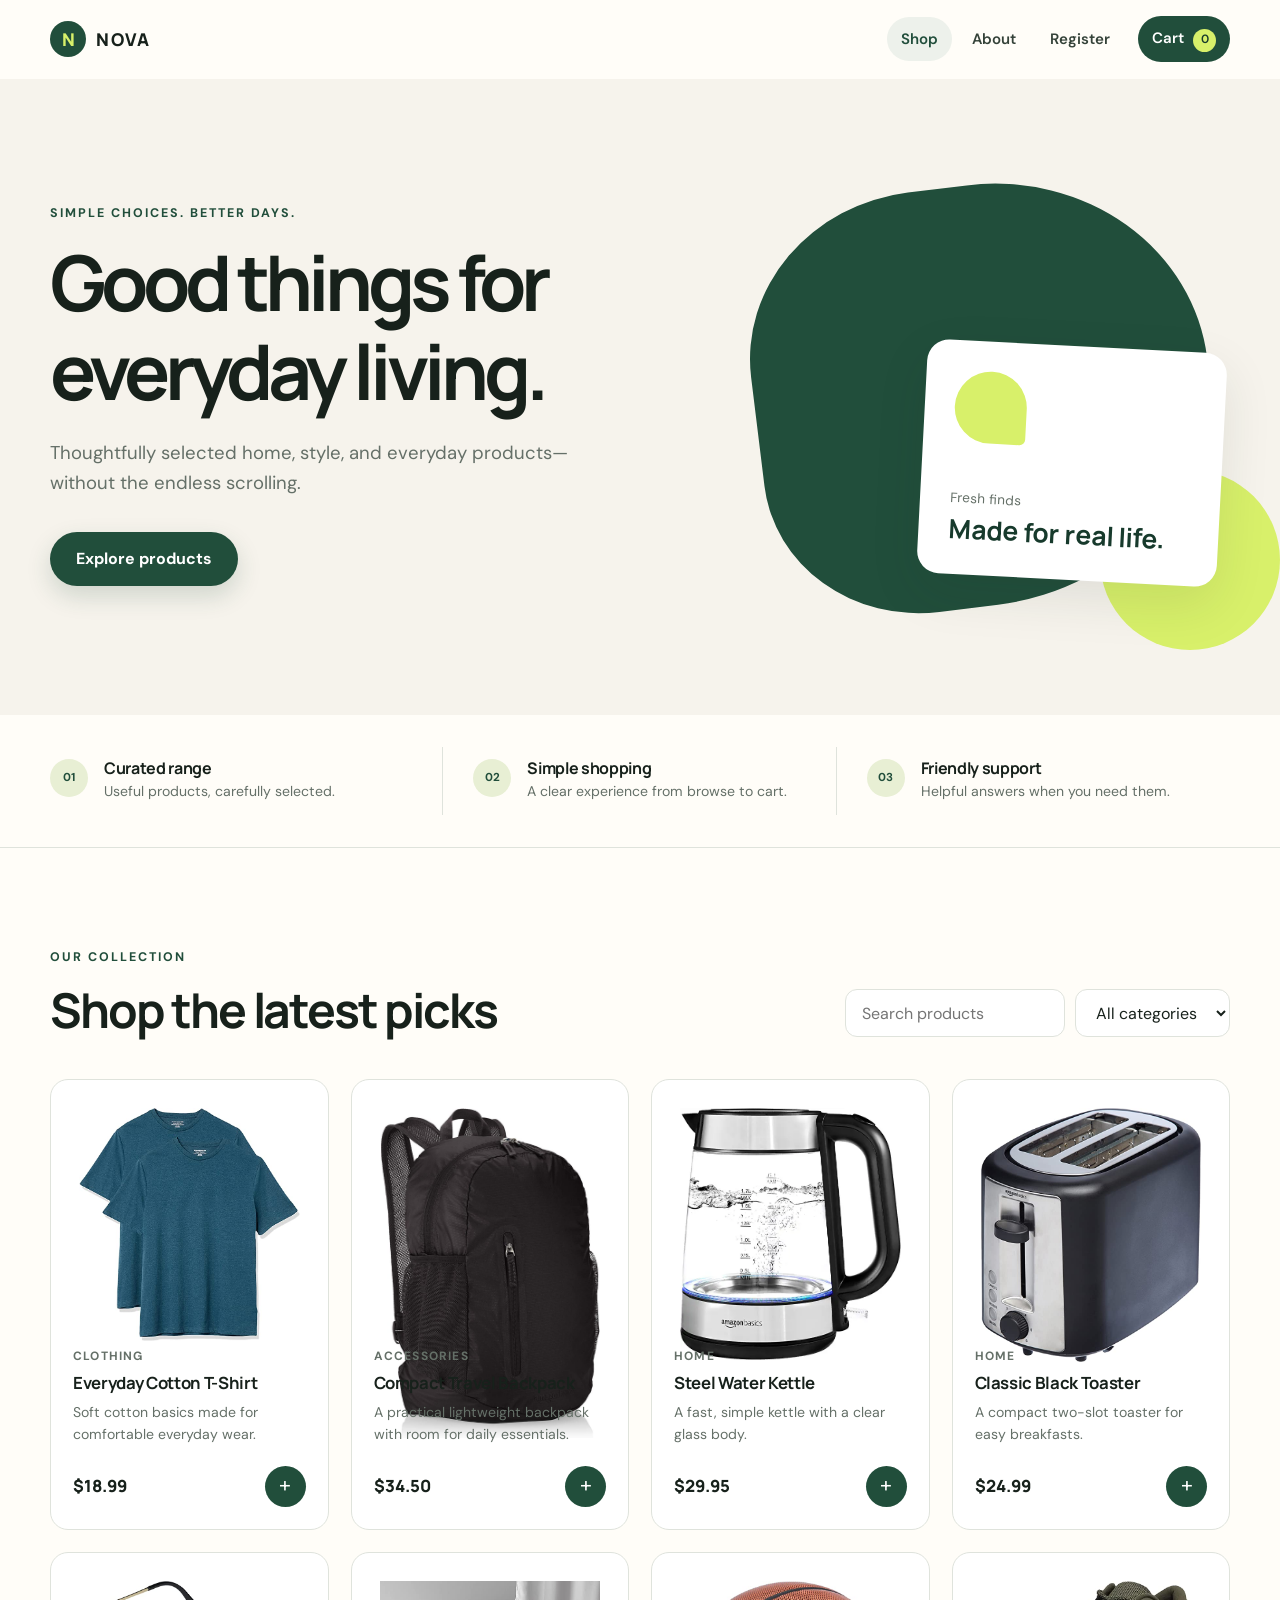
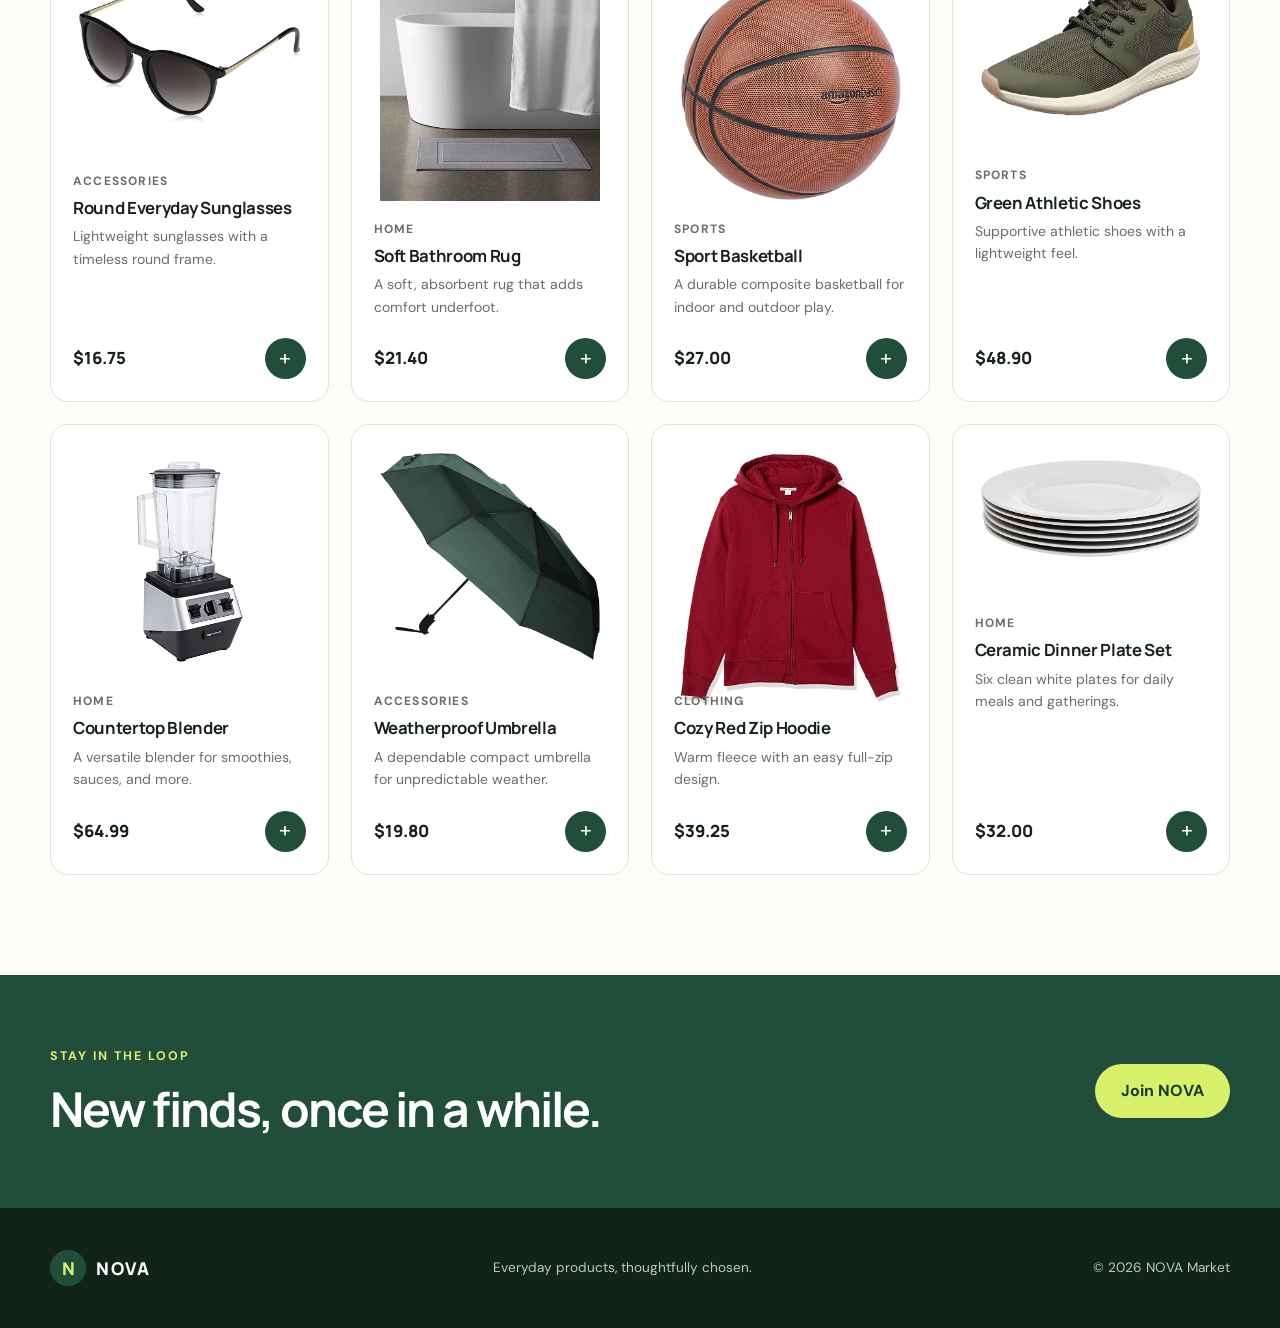
<file: index.html>
<!DOCTYPE html>
<html lang="en">
  <head>
    <meta charset="UTF-8" />
    <meta name="viewport" content="width=device-width, initial-scale=1.0" />
    <meta
      name="description"
      content="NOVA Market offers useful everyday products in one simple online store."
    />
    <title>NOVA Market | Everyday products</title>
    <link rel="preconnect" href="https://fonts.googleapis.com" />
    <link rel="preconnect" href="https://fonts.gstatic.com" crossorigin />
    <link
      href="https://fonts.googleapis.com/css2?family=DM+Sans:wght@400;500;600;700&family=Manrope:wght@700;800&display=swap"
      rel="stylesheet"
    />
    <link rel="stylesheet" href="styles/style.css" />
    <link rel="stylesheet" href="styles/navigation.css" />
    <link rel="stylesheet" href="styles/shop.css" />
    <link rel="stylesheet" href="styles/products.css" />
    <link rel="stylesheet" href="styles/footer.css" />
  </head>
  <body>
    <header class="site-header" data-header>
      <div class="container header-inner">
        <a class="logo" href="index.html" aria-label="NOVA Market home">
          <span class="logo-mark">N</span>
          <span>NOVA</span>
        </a>

        <button
          class="menu-button"
          type="button"
          aria-label="Open navigation"
          aria-expanded="false"
          aria-controls="main-navigation"
          data-menu-button
        >
          <span></span><span></span><span></span>
        </button>

        <nav class="main-nav" id="main-navigation" aria-label="Main navigation" data-navigation>
          <a class="active" href="index.html">Shop</a>
          <a href="about.html">About</a>
          <a href="register.html">Register</a>
          <a class="cart-link" href="cart.html">
            Cart <span class="cart-count" data-cart-count>0</span>
          </a>
        </nav>
      </div>
    </header>

    <main>
      <section class="hero">
        <div class="container hero-grid">
          <div class="hero-content">
            <p class="eyebrow">Simple choices. Better days.</p>
            <h1>Good things for everyday living.</h1>
            <p class="hero-text">
              Thoughtfully selected home, style, and everyday products—without the endless scrolling.
            </p>
            <a class="button button-primary" href="#products">Explore products</a>
          </div>
          <div class="hero-visual" aria-hidden="true">
            <div class="shape shape-one"></div>
            <div class="shape shape-two"></div>
            <div class="hero-card">
              <span>Fresh finds</span>
              <strong>Made for real life.</strong>
            </div>
          </div>
        </div>
      </section>

      <section class="benefits" aria-label="Store benefits">
        <div class="container benefits-grid">
          <article>
            <span class="benefit-icon">01</span>
            <div><h2>Curated range</h2><p>Useful products, carefully selected.</p></div>
          </article>
          <article>
            <span class="benefit-icon">02</span>
            <div><h2>Simple shopping</h2><p>A clear experience from browse to cart.</p></div>
          </article>
          <article>
            <span class="benefit-icon">03</span>
            <div><h2>Friendly support</h2><p>Helpful answers when you need them.</p></div>
          </article>
        </div>
      </section>

      <section class="products-section" id="products">
        <div class="container">
          <div class="section-heading">
            <div>
              <p class="eyebrow">Our collection</p>
              <h2>Shop the latest picks</h2>
            </div>
            <div class="catalogue-tools">
              <label class="search-field">
                <input type="search" placeholder="Search products" data-search-input />
              </label>
              <label>
                <select data-category-filter>
                  <option value="all">All categories</option>
                </select>
              </label>
            </div>
          </div>

          <p class="status-message" data-product-status>Loading products...</p>
          <div class="product-grid" data-product-grid></div>
        </div>
      </section>

      <section class="newsletter">
        <div class="container newsletter-inner">
          <div>
            <p class="eyebrow">Stay in the loop</p>
            <h2>New finds, once in a while.</h2>
          </div>
          <a class="button button-light" href="register.html">Join NOVA</a>
        </div>
      </section>
    </main>

    <footer class="site-footer">
      <div class="container footer-inner">
        <a class="logo logo-footer" href="index.html"><span class="logo-mark">N</span><span>NOVA</span></a>
        <p>Everyday products, thoughtfully chosen.</p>
        <p>&copy; <span data-current-year></span> NOVA Market</p>
      </div>
    </footer>

    <script src="scripts/shared.js"></script>
    <script src="scripts/store.js"></script>
  </body>
</html>
</file>
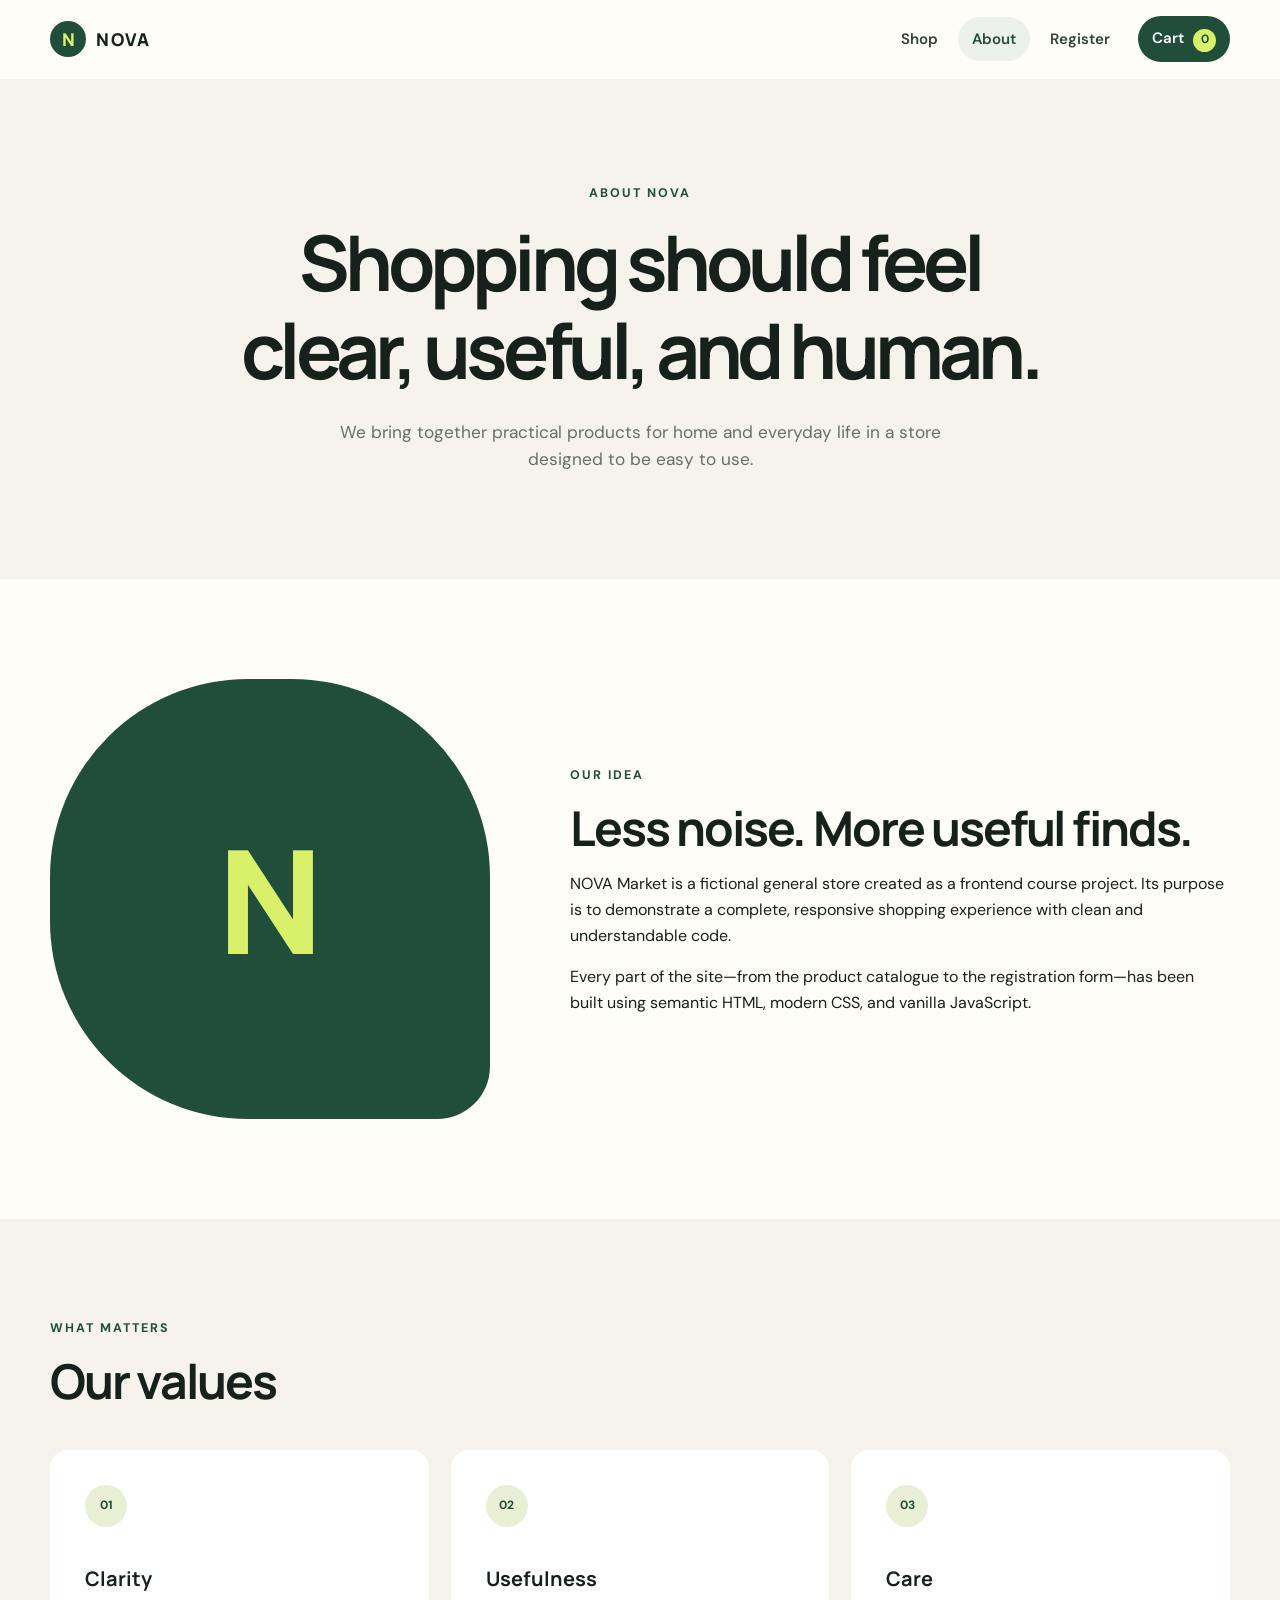
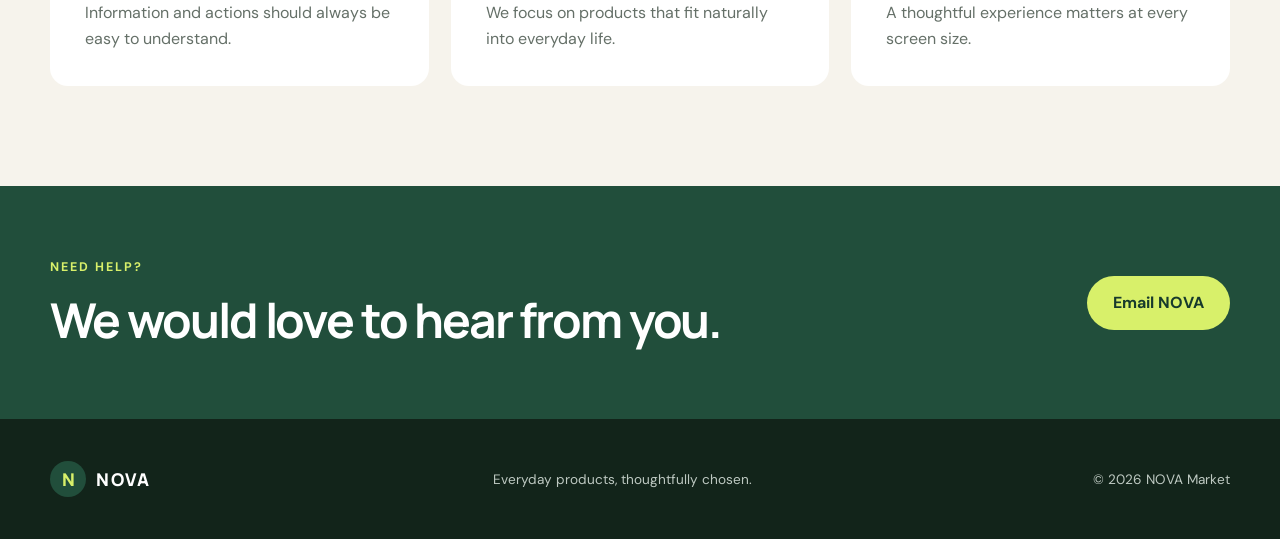
<file: about.html>
<!DOCTYPE html>
<html lang="en">
  <head>
    <meta charset="UTF-8" />
    <meta name="viewport" content="width=device-width, initial-scale=1.0" />
    <meta name="description" content="Learn about NOVA Market and our simple approach to everyday shopping." />
    <title>About | NOVA Market</title>
    <link rel="preconnect" href="https://fonts.googleapis.com" />
    <link rel="preconnect" href="https://fonts.gstatic.com" crossorigin />
    <link href="https://fonts.googleapis.com/css2?family=DM+Sans:wght@400;500;600;700&family=Manrope:wght@700;800&display=swap" rel="stylesheet" />
    <link rel="stylesheet" href="styles/style.css" />
    <link rel="stylesheet" href="styles/navigation.css" />
    <link rel="stylesheet" href="styles/about.css" />
    <link rel="stylesheet" href="styles/footer.css" />
  </head>
  <body>
    <header class="site-header" data-header>
      <div class="container header-inner">
        <a class="logo" href="index.html" aria-label="NOVA Market home"><span class="logo-mark">N</span><span>NOVA</span></a>
        <button class="menu-button" type="button" aria-label="Open navigation" aria-expanded="false" aria-controls="main-navigation" data-menu-button><span></span><span></span><span></span></button>
        <nav class="main-nav" id="main-navigation" aria-label="Main navigation" data-navigation>
          <a href="index.html">Shop</a><a class="active" href="about.html">About</a><a href="register.html">Register</a>
          <a class="cart-link" href="cart.html">Cart <span class="cart-count" data-cart-count>0</span></a>
        </nav>
      </div>
    </header>

    <main class="page-main">
      <section class="page-hero about-hero">
        <div class="container narrow-container">
          <p class="eyebrow">About NOVA</p>
          <h1>Shopping should feel clear, useful, and human.</h1>
          <p>We bring together practical products for home and everyday life in a store designed to be easy to use.</p>
        </div>
      </section>

      <section class="story-section">
        <div class="container story-grid">
          <div class="story-visual" aria-hidden="true"><span>N</span></div>
          <article class="story-content">
            <p class="eyebrow">Our idea</p>
            <h2>Less noise. More useful finds.</h2>
            <p>NOVA Market is a fictional general store created as a frontend course project. Its purpose is to demonstrate a complete, responsive shopping experience with clean and understandable code.</p>
            <p>Every part of the site—from the product catalogue to the registration form—has been built using semantic HTML, modern CSS, and vanilla JavaScript.</p>
          </article>
        </div>
      </section>

      <section class="values-section">
        <div class="container">
          <div class="section-heading"><div><p class="eyebrow">What matters</p><h2>Our values</h2></div></div>
          <div class="values-grid">
            <article><span>01</span><h3>Clarity</h3><p>Information and actions should always be easy to understand.</p></article>
            <article><span>02</span><h3>Usefulness</h3><p>We focus on products that fit naturally into everyday life.</p></article>
            <article><span>03</span><h3>Care</h3><p>A thoughtful experience matters at every screen size.</p></article>
          </div>
        </div>
      </section>

      <section class="contact-strip">
        <div class="container contact-inner">
          <div><p class="eyebrow">Need help?</p><h2>We would love to hear from you.</h2></div>
          <a class="button button-light" href="mailto:hello@novamarket.example">Email NOVA</a>
        </div>
      </section>
    </main>

    <footer class="site-footer">
      <div class="container footer-inner">
        <a class="logo logo-footer" href="index.html"><span class="logo-mark">N</span><span>NOVA</span></a>
        <p>Everyday products, thoughtfully chosen.</p><p>&copy; <span data-current-year></span> NOVA Market</p>
      </div>
    </footer>
    <script src="scripts/shared.js"></script>
  </body>
</html>
</file>
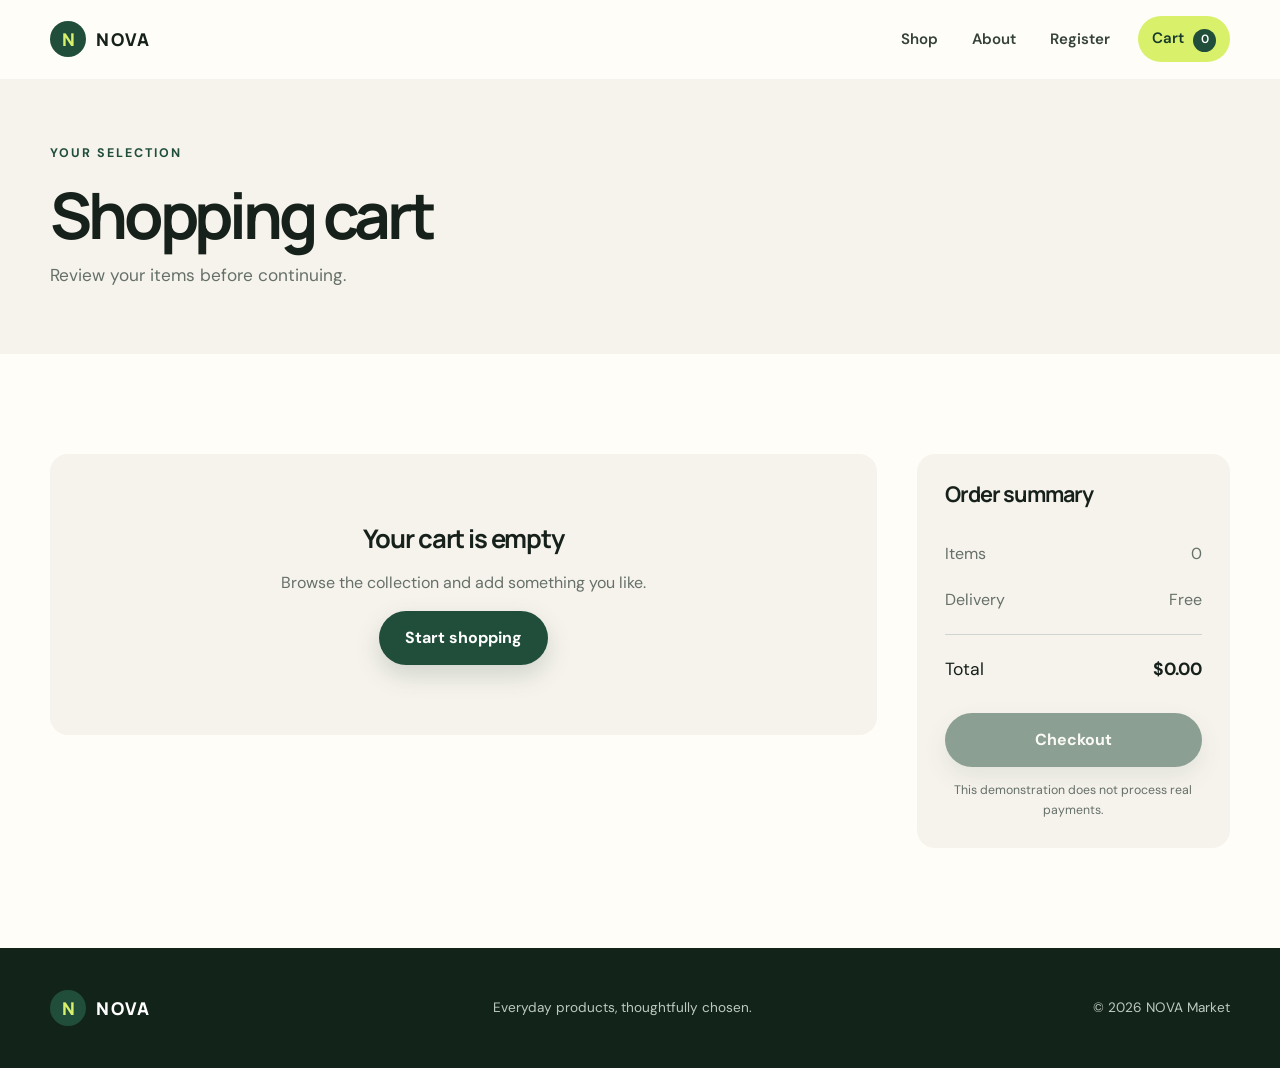
<file: cart.html>
<!DOCTYPE html>
<html lang="en">
  <head>
    <meta charset="UTF-8" />
    <meta name="viewport" content="width=device-width, initial-scale=1.0" />
    <meta name="description" content="Review the products in your NOVA Market cart." />
    <title>Your Cart | NOVA Market</title>
    <link rel="preconnect" href="https://fonts.googleapis.com" />
    <link rel="preconnect" href="https://fonts.gstatic.com" crossorigin />
    <link href="https://fonts.googleapis.com/css2?family=DM+Sans:wght@400;500;600;700&family=Manrope:wght@700;800&display=swap" rel="stylesheet" />
    <link rel="stylesheet" href="styles/style.css" />
    <link rel="stylesheet" href="styles/navigation.css" />
    <link rel="stylesheet" href="styles/cart.css" />
    <link rel="stylesheet" href="styles/footer.css" />
  </head>
  <body>
    <header class="site-header" data-header>
      <div class="container header-inner">
        <a class="logo" href="index.html" aria-label="NOVA Market home"><span class="logo-mark">N</span><span>NOVA</span></a>
        <button class="menu-button" type="button" aria-label="Open navigation" aria-expanded="false" aria-controls="main-navigation" data-menu-button><span></span><span></span><span></span></button>
        <nav class="main-nav" id="main-navigation" aria-label="Main navigation" data-navigation>
          <a href="index.html">Shop</a><a href="about.html">About</a><a href="register.html">Register</a>
          <a class="cart-link active" href="cart.html">Cart <span class="cart-count" data-cart-count>0</span></a>
        </nav>
      </div>
    </header>

    <main class="page-main">
      <section class="page-hero small-hero">
        <div class="container">
          <p class="eyebrow">Your selection</p>
          <h1>Shopping cart</h1>
          <p>Review your items before continuing.</p>
        </div>
      </section>

      <section class="cart-section">
        <div class="container cart-layout">
          <div class="cart-items" data-cart-items></div>
          <aside class="cart-summary" aria-label="Order summary">
            <h2>Order summary</h2>
            <div><span>Items</span><span data-summary-count>0</span></div>
            <div><span>Delivery</span><span>Free</span></div>
            <div class="summary-total"><span>Total</span><strong data-cart-total>$0.00</strong></div>
            <button class="button button-primary checkout-button" type="button" data-checkout-button>Checkout</button>
            <p class="checkout-note" data-checkout-message>This demonstration does not process real payments.</p>
          </aside>
        </div>
      </section>
    </main>

    <footer class="site-footer">
      <div class="container footer-inner">
        <a class="logo logo-footer" href="index.html"><span class="logo-mark">N</span><span>NOVA</span></a>
        <p>Everyday products, thoughtfully chosen.</p><p>&copy; <span data-current-year></span> NOVA Market</p>
      </div>
    </footer>
    <script src="scripts/shared.js"></script>
    <script src="scripts/cart-page.js"></script>
  </body>
</html>
</file>
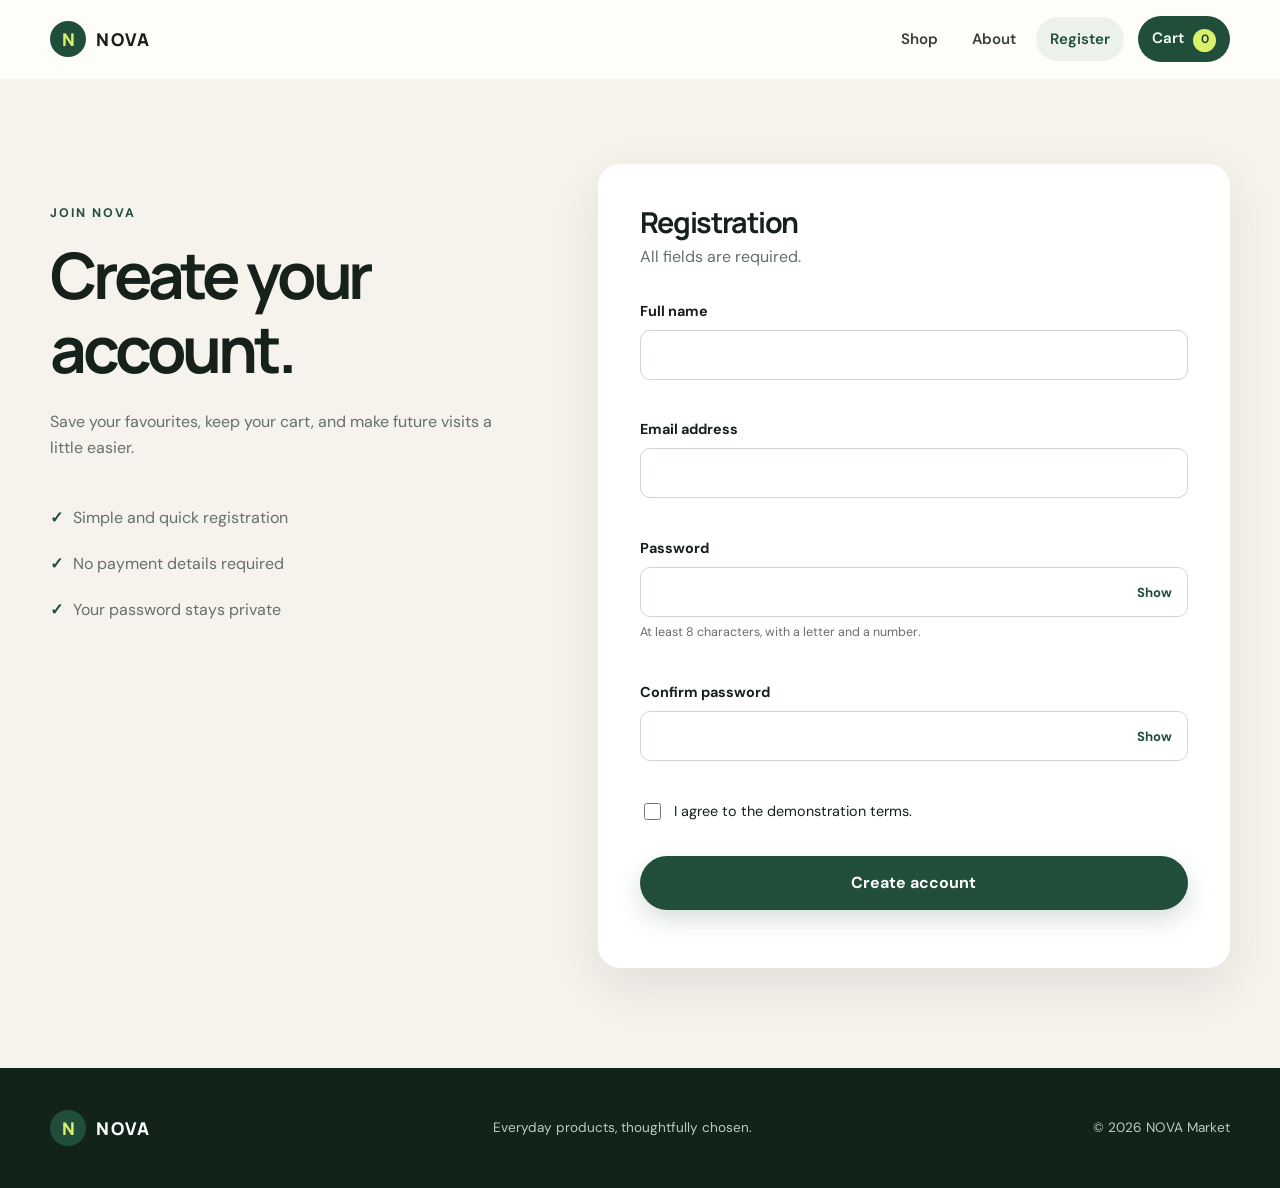
<file: register.html>
<!DOCTYPE html>
<html lang="en">
  <head>
    <meta charset="UTF-8" />
    <meta name="viewport" content="width=device-width, initial-scale=1.0" />
    <meta name="description" content="Create your frontend demonstration account at NOVA Market." />
    <title>Register | NOVA Market</title>
    <link rel="preconnect" href="https://fonts.googleapis.com" />
    <link rel="preconnect" href="https://fonts.gstatic.com" crossorigin />
    <link href="https://fonts.googleapis.com/css2?family=DM+Sans:wght@400;500;600;700&family=Manrope:wght@700;800&display=swap" rel="stylesheet" />
    <link rel="stylesheet" href="styles/style.css" />
    <link rel="stylesheet" href="styles/navigation.css" />
    <link rel="stylesheet" href="styles/register.css" />
    <link rel="stylesheet" href="styles/footer.css" />
  </head>
  <body>
    <header class="site-header" data-header>
      <div class="container header-inner">
        <a class="logo" href="index.html" aria-label="NOVA Market home"><span class="logo-mark">N</span><span>NOVA</span></a>
        <button class="menu-button" type="button" aria-label="Open navigation" aria-expanded="false" aria-controls="main-navigation" data-menu-button><span></span><span></span><span></span></button>
        <nav class="main-nav" id="main-navigation" aria-label="Main navigation" data-navigation>
          <a href="index.html">Shop</a><a href="about.html">About</a><a class="active" href="register.html">Register</a>
          <a class="cart-link" href="cart.html">Cart <span class="cart-count" data-cart-count>0</span></a>
        </nav>
      </div>
    </header>

    <main class="page-main">
      <section class="form-section">
        <div class="container form-layout">
          <div class="form-intro">
            <p class="eyebrow">Join NOVA</p>
            <h1>Create your account.</h1>
            <p>Save your favourites, keep your cart, and make future visits a little easier.</p>
            <ul>
              <li>Simple and quick registration</li><li>No payment details required</li><li>Your password stays private</li>
            </ul>
          </div>

          <form class="register-form" data-register-form novalidate>
            <h2>Registration</h2>
            <p class="form-note">All fields are required.</p>

            <div class="form-field">
              <label for="full-name">Full name</label>
              <input id="full-name" name="fullName" type="text" autocomplete="name" aria-describedby="name-error" />
              <small class="field-error" id="name-error" data-error-for="fullName"></small>
            </div>
            <div class="form-field">
              <label for="email">Email address</label>
              <input id="email" name="email" type="email" autocomplete="email" aria-describedby="email-error" />
              <small class="field-error" id="email-error" data-error-for="email"></small>
            </div>
            <div class="form-field">
              <label for="password">Password</label>
              <div class="password-input">
                <input id="password" name="password" type="password" autocomplete="new-password" aria-describedby="password-help password-error" />
                <button type="button" data-password-toggle="password" aria-label="Show password">Show</button>
              </div>
              <small class="field-help" id="password-help">At least 8 characters, with a letter and a number.</small>
              <small class="field-error" id="password-error" data-error-for="password"></small>
            </div>
            <div class="form-field">
              <label for="confirm-password">Confirm password</label>
              <div class="password-input">
                <input id="confirm-password" name="confirmPassword" type="password" autocomplete="new-password" aria-describedby="confirm-error" />
                <button type="button" data-password-toggle="confirm-password" aria-label="Show confirmed password">Show</button>
              </div>
              <small class="field-error" id="confirm-error" data-error-for="confirmPassword"></small>
            </div>
            <label class="checkbox-field">
              <input name="terms" type="checkbox" />
              <span>I agree to the demonstration terms.</span>
            </label>
            <small class="field-error terms-error" data-error-for="terms"></small>

            <button class="button button-primary form-submit" type="submit">Create account</button>
            <p class="form-success" role="status" data-form-success></p>
          </form>
        </div>
      </section>
    </main>

    <footer class="site-footer">
      <div class="container footer-inner">
        <a class="logo logo-footer" href="index.html"><span class="logo-mark">N</span><span>NOVA</span></a>
        <p>Everyday products, thoughtfully chosen.</p><p>&copy; <span data-current-year></span> NOVA Market</p>
      </div>
    </footer>
    <script src="scripts/shared.js"></script>
    <script src="scripts/register.js"></script>
  </body>
</html>
</file>
<file: styles/style.css>
:root {
  --ink: #17211b;
  --muted: #657068;
  --cream: #f6f3ec;
  --paper: #fffdf8;
  --green: #214e3b;
  --green-dark: #173a2c;
  --lime: #d8f06a;
  --line: #dfe3dc;
  --error: #b42318;
  --success: #167445;
  --shadow: 0 18px 50px rgba(25, 47, 35, 0.1);
}

* {
  box-sizing: border-box;
}

html {
  scroll-behavior: smooth;
}

body {
  margin: 0;
  color: var(--ink);
  background: var(--paper);
  font-family: "DM Sans", Arial, sans-serif;
  line-height: 1.6;
}

button,
input,
select {
  font: inherit;
}


img {
  display: block;
  max-width: 100%;
}

a {
  color: inherit;
}

h1,
h2,
h3,
p {
  margin-top: 0;
}

h1,
h2,
h3 {
  font-family: "Manrope", Arial, sans-serif;
  line-height: 1.15;
}

h1 {
  margin-bottom: 24px;
  font-size: clamp(2.6rem, 6vw, 5.7rem);
  letter-spacing: -0.065em;
}

h2 {
  margin-bottom: 16px;
  font-size: clamp(1.8rem, 4vw, 3rem);
  letter-spacing: -0.045em;
}

.container {
  width: min(1180px, calc(100% - 48px));
  margin-inline: auto;
}

.narrow-container {
  width: min(860px, calc(100% - 48px));
}

.eyebrow {
  margin-bottom: 14px;
  color: var(--green);
  font-size: 0.78rem;
  font-weight: 700;
  letter-spacing: 0.16em;
  text-transform: uppercase;
}

.button {
  display: inline-flex;
  min-height: 50px;
  padding: 13px 25px;
  align-items: center;
  justify-content: center;
  border: 1px solid transparent;
  border-radius: 100px;
  cursor: pointer;
  font-weight: 700;
  text-decoration: none;
  transition: color 180ms ease, background 180ms ease, transform 180ms ease,
    box-shadow 180ms ease;
}

.button:hover {
  transform: translateY(-2px);
}

.button-primary {
  color: white;
  background: var(--green);
  box-shadow: 0 10px 24px rgba(33, 78, 59, 0.18);
}

.button-primary:hover {
  background: var(--green-dark);
  box-shadow: 0 14px 28px rgba(33, 78, 59, 0.26);
}

.button-light {
  color: var(--green-dark);
  background: var(--lime);
}

.button-light:hover {
  background: white;
}

.page-main {
  min-height: 65vh;
}

.page-hero {
  padding: 105px 0;
  background: var(--cream);
  text-align: center;
}

.page-hero h1 {
  max-width: 900px;
  margin-inline: auto;
}

.page-hero > .container > p:last-child {
  max-width: 680px;
  margin: 0 auto;
  color: var(--muted);
  font-size: 1.08rem;
}

.section-heading {
  display: flex;
  margin-bottom: 42px;
  align-items: flex-end;
  justify-content: space-between;
  gap: 30px;
}

.section-heading h2 {
  margin-bottom: 0;
}

.cookie-banner {
  position: fixed;
  z-index: 80;
  right: 24px;
  bottom: 24px;
  width: min(420px, calc(100% - 48px));
  padding: 24px;
  background: white;
  border: 1px solid var(--line);
  border-radius: 16px;
  box-shadow: var(--shadow);
}

.cookie-banner h2 {
  margin-bottom: 8px;
  font-size: 1.1rem;
}

.cookie-banner p {
  margin-bottom: 18px;
  color: var(--muted);
  font-size: 0.86rem;
}

.cookie-banner .button {
  min-height: 42px;
  padding: 9px 18px;
}

.toast {
  position: fixed;
  z-index: 90;
  left: 50%;
  bottom: 25px;
  padding: 12px 20px;
  color: white;
  background: var(--green-dark);
  border-radius: 50px;
  box-shadow: var(--shadow);
  font-size: 0.88rem;
  opacity: 0;
  pointer-events: none;
  transform: translate(-50%, 20px);
  transition: opacity 180ms ease, transform 180ms ease;
}

.toast.show {
  opacity: 1;
  transform: translate(-50%, 0);
}

.back-to-top {
  position: fixed;
  z-index: 45;
  right: 25px;
  bottom: 25px;
  display: grid;
  width: 45px;
  height: 45px;
  place-items: center;
  color: white;
  background: var(--green);
  border: 0;
  border-radius: 50%;
  box-shadow: var(--shadow);
  cursor: pointer;
  opacity: 0;
  pointer-events: none;
  transform: translateY(10px);
  transition: opacity 180ms ease, transform 180ms ease, background 180ms ease;
}

.back-to-top.visible {
  opacity: 1;
  pointer-events: auto;
  transform: translateY(0);
}

.back-to-top:hover {
  color: var(--green-dark);
  background: var(--lime);
}

@media (max-width: 768px) {
  .container,
  .narrow-container {
    width: min(100% - 36px, 650px);
  }

  .section-heading {
    align-items: flex-start;
    flex-direction: column;
  }

  .page-hero {
    padding: 75px 0;
  }
}

@media (max-width: 480px) {
  .container,
  .narrow-container {
    width: calc(100% - 28px);
  } 
  h1 {
    font-size: 2.75rem;
  }

  h2 {
    font-size: 1.85rem;
  }

  .page-hero {
    padding: 58px 0;
  }

  .cookie-banner {
    right: 14px;
    bottom: 14px;
    width: calc(100% - 28px);
  }

  .back-to-top {
    right: 16px;
    bottom: 16px;
  }
}

@media (max-width: 320px) {
  .container,
  .narrow-container {
    width: calc(100% - 20px);
  }

  h1 {
    font-size: 2.3rem;
  }
}

@media (prefers-reduced-motion: reduce) {
  html {
    scroll-behavior: auto;
  }

  *,
  *::before,
  *::after {
    transition-duration: 0.01ms !important;
  }
}
</file>
<file: styles/navigation.css>
body.menu-open {
  overflow: hidden;
}

.site-header {
  position: sticky;
  z-index: 50;
  top: 0;
  background: rgba(255, 253, 248, 0.94);
  border-bottom: 1px solid transparent;
  backdrop-filter: blur(12px);
  transition: box-shadow 180ms ease, border-color 180ms ease;
}

.site-header.scrolled {
  border-color: var(--line);
  box-shadow: 0 8px 25px rgba(23, 33, 27, 0.07);
}

.header-inner {
  display: flex;
  min-height: 78px;
  align-items: center;
  justify-content: space-between;
}

.logo {
  display: inline-flex;
  align-items: center;
  gap: 10px;
  font-family: "Manrope", Arial, sans-serif;
  font-size: 1.1rem;
  font-weight: 800;
  letter-spacing: 0.12em;
  text-decoration: none;
}

.logo-mark {
  display: grid;
  width: 36px;
  height: 36px;
  place-items: center;
  color: var(--lime);
  background: var(--green);
  border-radius: 50%;
  letter-spacing: 0;
}

.main-nav {
  display: flex;
  align-items: center;
  gap: 6px;
}

.main-nav a {
  padding: 10px 14px;
  border-radius: 100px;
  color: #344239;
  font-size: 0.94rem;
  font-weight: 600;
  text-decoration: none;
  transition: color 180ms ease, background 180ms ease;
}

.main-nav a:hover,
.main-nav a.active {
  color: var(--green);
  background: #edf1eb;
}

.main-nav .cart-link {
  margin-left: 8px;
  color: white;
  background: var(--green);
}

.main-nav .cart-link:hover,
.main-nav .cart-link.active {
  color: var(--green-dark);
  background: var(--lime);
}

.cart-count {
  display: inline-grid;
  min-width: 23px;
  height: 23px;
  margin-left: 5px;
  padding-inline: 5px;
  place-items: center;
  color: var(--green-dark);
  background: var(--lime);
  border-radius: 50px;
  font-size: 0.75rem;
}

.cart-link:hover .cart-count,
.cart-link.active .cart-count {
  color: white;
  background: var(--green);
}

.menu-button {
  display: none;
  width: 44px;
  height: 44px;
  padding: 10px;
  border: 0;
  background: transparent;
  cursor: pointer;
}

.menu-button span {
  display: block;
  width: 24px;
  height: 2px;
  margin: 5px 0;
  background: var(--ink);
  border-radius: 2px;
  transition: transform 180ms ease, opacity 180ms ease;
}

.menu-button.open span:first-child {
  transform: translateY(7px) rotate(45deg);
}

.menu-button.open span:nth-child(2) {
  opacity: 0;
}

.menu-button.open span:last-child {
  transform: translateY(-7px) rotate(-45deg);
}

@media (max-width: 768px) {
  .menu-button {
    display: block;
  }

  .main-nav {
    position: fixed;
    inset: 78px 0 auto;
    display: flex;
    padding: 24px 18px 32px;
    flex-direction: column;
    align-items: stretch;
    gap: 5px;
    background: var(--paper);
    border-bottom: 1px solid var(--line);
    box-shadow: 0 18px 35px rgba(23, 33, 27, 0.09);
    opacity: 0;
    pointer-events: none;
    transform: translateY(-15px);
    transition: opacity 180ms ease, transform 180ms ease;
  }

  .main-nav.open {
    opacity: 1;
    pointer-events: auto;
    transform: translateY(0);
  }

  .main-nav a {
    padding: 13px 18px;
    text-align: center;
  }

  .main-nav .cart-link {
    margin: 5px 0 0;
  }
}

@media (max-width: 480px) {
  .header-inner {
    min-height: 70px;
  }

  .main-nav {
    top: 70px;
  }
}

@media (max-width: 320px) {
  .logo {
    font-size: 1rem;
  }

  .logo-mark {
    width: 32px;
    height: 32px;
  }
}
</file>
<file: styles/shop.css>
.hero {
  overflow: hidden;
  padding: 86px 0 90px;
  background: var(--cream);
}

.hero-grid {
  display: grid;
  grid-template-columns: 1.08fr 0.92fr;
  align-items: center;
  gap: 60px;
}

.hero-content h1 {
  max-width: 700px;
}

.hero-text {
  max-width: 570px;
  margin-bottom: 34px;
  color: var(--muted);
  font-size: 1.16rem;
}

.hero-visual {
  position: relative;
  min-height: 460px;
}

.shape {
  position: absolute;
  border-radius: 45% 55% 60% 40%;
}

.shape-one {
  inset: 20px 20px 20px 40px;
  background: var(--green);
  transform: rotate(-7deg);
}

.shape-two {
  width: 180px;
  height: 180px;
  right: -50px;
  bottom: -25px;
  background: var(--lime);
  border-radius: 50%;
}

.hero-card {
  position: absolute;
  right: 8px;
  bottom: 45px;
  width: min(300px, 80%);
  padding: 30px;
  color: var(--green-dark);
  background: white;
  border-radius: 22px;
  box-shadow: var(--shadow);
  transform: rotate(3deg);
}

.hero-card::before {
  display: block;
  width: 72px;
  height: 72px;
  margin-bottom: 45px;
  background: var(--lime);
  border-radius: 50% 50% 8% 50%;
  content: "";
}

.hero-card span,
.hero-card strong {
  display: block;
}

.hero-card span {
  margin-bottom: 4px;
  color: var(--muted);
  font-size: 0.85rem;
}

.hero-card strong {
  font-family: "Manrope", Arial, sans-serif;
  font-size: 1.65rem;
  line-height: 1.2;
}

.benefits {
  padding: 32px 0;
  border-bottom: 1px solid var(--line);
}

.benefits-grid {
  display: grid;
  grid-template-columns: repeat(3, 1fr);
}

.benefits article {
  display: flex;
  padding: 12px 30px;
  align-items: flex-start;
  gap: 16px;
  border-right: 1px solid var(--line);
}

.benefits article:first-child {
  padding-left: 0;
}

.benefits article:last-child {
  border-right: 0;
}

.benefit-icon {
  display: grid;
  flex: 0 0 38px;
  height: 38px;
  place-items: center;
  color: var(--green);
  background: #e8efd4;
  border-radius: 50%;
  font-size: 0.72rem;
  font-weight: 700;
}

.benefits h2 {
  margin: 0 0 3px;
  font-size: 1rem;
  letter-spacing: -0.02em;
}

.benefits p {
  margin: 0;
  color: var(--muted);
  font-size: 0.88rem;
}

.newsletter {
  padding: 72px 0;
  color: white;
  background: var(--green);
}

.newsletter .eyebrow {
  color: var(--lime);
}

.newsletter h2 {
  margin-bottom: 0;
}

.newsletter-inner {
  display: flex;
  align-items: center;
  justify-content: space-between;
  gap: 30px;
}

@media (max-width: 1024px) {
  .hero-grid {
    gap: 35px;
  }

  .hero-visual {
    min-height: 390px;
  }
}

@media (max-width: 768px) {
  .hero {
    padding: 65px 0;
  }

  .hero-grid {
    grid-template-columns: 1fr;
  }

  .hero-visual {
    min-height: 360px;
  }

  .benefits-grid {
    grid-template-columns: 1fr;
  }

  .benefits article,
  .benefits article:first-child {
    padding: 18px 0;
    border-right: 0;
    border-bottom: 1px solid var(--line);
  }

  .benefits article:last-child {
    border-bottom: 0;
  }

  .newsletter-inner {
    align-items: flex-start;
    flex-direction: column;
  }
}

@media (max-width: 480px) {
  .hero {
    padding: 50px 0;
  }

  .hero-visual {
    min-height: 310px;
  }

  .shape-one {
    inset: 15px 10px 15px 20px;
  }

  .hero-card {
    right: 0;
    bottom: 30px;
    padding: 24px;
  }

  .hero-card::before {
    width: 55px;
    height: 55px;
    margin-bottom: 30px;
  }

  .newsletter {
    padding: 55px 0;
  }
}

@media (max-width: 320px) {
  .hero-content .button,
  .newsletter .button {
    width: 100%;
  }

  .hero-visual {
    min-height: 270px;
  }

  .hero-card {
    width: 85%;
  }

  .hero-card strong {
    font-size: 1.35rem;
  }
}
</file>
<file: styles/products.css>
.products-section {
  padding: 100px 0;
}

.catalogue-tools {
  display: flex;
  gap: 10px;
}

.catalogue-tools input,
.catalogue-tools select {
  height: 48px;
  padding: 0 16px;
  color: var(--ink);
  background: white;
  border: 1px solid var(--line);
  border-radius: 12px;
  outline: none;
  transition: border-color 180ms ease, box-shadow 180ms ease;
}

.catalogue-tools input {
  width: 220px;
}

.catalogue-tools input:focus,
.catalogue-tools select:focus {
  border-color: var(--green);
  box-shadow: 0 0 0 3px rgba(33, 78, 59, 0.12);
}

.status-message {
  color: var(--muted);
  text-align: center;
}

.product-grid {
  display: grid;
  grid-template-columns: repeat(4, 1fr);
  gap: 22px;
}

.product-card {
  display: flex;
  min-width: 0;
  overflow: hidden;
  flex-direction: column;
  background: white;
  border: 1px solid var(--line);
  border-radius: 18px;
  transition: transform 200ms ease, box-shadow 200ms ease;
}

.product-card:hover {
  box-shadow: var(--shadow);
  transform: translateY(-5px);
}

.product-image-wrap {
  display: grid;
  height: 245px;
  padding: 28px;
  place-items: center;
}

.product-image-wrap img {
  width: 100%;
  height: 100%;
  object-fit: contain;
  transition: transform 250ms ease;
}

.product-card:hover img {
  transform: scale(1.04);
}

.product-info {
  display: flex;
  height: 100%;
  padding: 22px;
  flex-direction: column;
}

.product-category {
  margin-bottom: 7px;
  color: var(--muted);
  font-size: 0.75rem;
  font-weight: 700;
  letter-spacing: 0.1em;
  text-transform: uppercase;
}

.product-info h3 {
  margin-bottom: 8px;
  font-size: 1.05rem;
  letter-spacing: -0.02em;
}

.product-description {
  margin-bottom: 20px;
  color: var(--muted);
  font-size: 0.88rem;
}

.product-bottom {
  display: flex;
  margin-top: auto;
  align-items: center;
  justify-content: space-between;
  gap: 10px;
}

.product-price {
  font-family: "Manrope", Arial, sans-serif;
  font-size: 1.05rem;
  font-weight: 800;
}

.add-button {
  width: 41px;
  height: 41px;
  border: 0;
  border-radius: 50%;
  color: white;
  background: var(--green);
  cursor: pointer;
  font-size: 1.35rem;
  line-height: 1;
  transition: color 180ms ease, background 180ms ease, transform 180ms ease;
}

.add-button:hover {
  color: var(--green-dark);
  background: var(--lime);
  transform: rotate(90deg);
}

.add-button.added {
  color: var(--green-dark);
  background: var(--lime);
  transform: none;
}

.empty-results {
  grid-column: 1 / -1;
  padding: 70px 24px;
  color: var(--muted);
  background: var(--cream);
  border-radius: 18px;
  text-align: center;
}

@media (max-width: 1024px) {
  .product-grid {
    grid-template-columns: repeat(3, 1fr);
  }
}

@media (max-width: 768px) {
  .products-section {
    padding: 75px 0;
  }

  .catalogue-tools {
    width: 100%;
  }

  .catalogue-tools label,
  .catalogue-tools input,
  .catalogue-tools select {
    width: 100%;
  }

  .product-grid {
    grid-template-columns: repeat(2, 1fr);
  }
}

@media (max-width: 480px) {
  .catalogue-tools {
    flex-direction: column;
  }

  .product-grid {
    grid-template-columns: 1fr;
  }

  .product-image-wrap {
    height: 270px;
  }
}

@media (max-width: 320px) {
  .product-info {
    padding: 18px;
  }
}
</file>
<file: styles/footer.css>
.site-footer {
  padding: 42px 0;
  color: #bec9c2;
  background: #12241a;
}

.footer-inner {
  display: flex;
  align-items: center;
  justify-content: space-between;
  gap: 25px;
}

.footer-inner p {
  margin: 0;
  font-size: 0.85rem;
}

.logo-footer {
  color: white;
}

@media (max-width: 768px) {
  .footer-inner {
    flex-direction: column;
    text-align: center;
  }
}
</file>
<file: styles/about.css>
.story-section,
.values-section {
  padding: 100px 0;
}

.story-grid {
  display: grid;
  grid-template-columns: 0.8fr 1.2fr;
  align-items: center;
  gap: 80px;
}

.story-visual {
  display: grid;
  min-height: 440px;
  place-items: center;
  background: var(--green);
  border-radius: 45% 45% 12% 45%;
}

.story-visual span {
  color: var(--lime);
  font-family: "Manrope", Arial, sans-serif;
  font-size: 9rem;
  font-weight: 800;
}


.values-section {
  background: var(--cream);
}

.values-grid {
  display: grid;
  grid-template-columns: repeat(3, 1fr);
  gap: 22px;
}

.values-grid article {
  padding: 35px;
  background: white;
  border-radius: 18px;
}

.values-grid article > span {
  display: grid;
  width: 42px;
  height: 42px;
  margin-bottom: 40px;
  place-items: center;
  color: var(--green);
  background: #e8efd4;
  border-radius: 50%;
  font-size: 0.75rem;
  font-weight: 700;
}

.values-grid h3 {
  margin-bottom: 10px;
  font-size: 1.25rem;
}

.values-grid p {
  margin-bottom: 0;
  color: var(--muted);
}

.contact-strip {
  padding: 72px 0;
  color: white;
  background: var(--green);
}

.contact-strip .eyebrow {
  color: var(--lime);
}

.contact-strip h2 {
  margin-bottom: 0;
}

.contact-inner {
  display: flex;
  align-items: center;
  justify-content: space-between;
  gap: 30px;
}

@media (max-width: 1024px) {
  .story-grid {
    gap: 50px;
  }
}

@media (max-width: 768px) {
  .story-section,
  .values-section {
    padding: 75px 0;
  }

  .story-grid {
    grid-template-columns: 1fr;
  }

  .values-grid {
    grid-template-columns: repeat(2, 1fr);
  }

  .contact-inner {
    align-items: flex-start;
    flex-direction: column;
  }

  .story-visual {
    min-height: 340px;
  }
}

@media (max-width: 480px) {
  .values-grid {
    grid-template-columns: 1fr;
  }

  .contact-strip {
    padding: 55px 0;
  }

  .story-grid {
    gap: 38px;
  }

  .story-visual {
    min-height: 285px;
  }
}

@media (max-width: 320px) {
  .contact-strip .button {
    width: 100%;
  }
}
</file>
<file: styles/cart.css>
.cart-section {
  padding: 100px 0;
}

.small-hero {
  padding: 65px 0;
  text-align: left;
}

.small-hero h1 {
  margin: 0 0 10px;
  font-size: clamp(2.4rem, 5vw, 4.2rem);
}

.small-hero > .container > p:last-child {
  margin: 0;
}

.cart-layout {
  display: grid;
  grid-template-columns: 1.45fr 0.55fr;
  align-items: start;
  gap: 40px;
}

.cart-items {
  display: grid;
  gap: 15px;
}

.cart-item {
  display: grid;
  grid-template-columns: 115px 1fr auto;
  padding: 18px;
  align-items: center;
  gap: 22px;
  border: 1px solid var(--line);
  border-radius: 16px;
}

.cart-item-image {
  display: grid;
  height: 105px;
  padding: 12px;
  place-items: center;
  background: #f4f3ef;
  border-radius: 11px;
}

.cart-item-image img {
  width: 100%;
  height: 100%;
  object-fit: contain;
}

.cart-item h2 {
  margin-bottom: 5px;
  font-size: 1.05rem;
}

.cart-item-category {
  margin-bottom: 12px;
  color: var(--muted);
  font-size: 0.82rem;
}

.quantity-controls {
  display: flex;
  align-items: center;
  gap: 8px;
}

.quantity-controls button,
.remove-button {
  border: 0;
  cursor: pointer;
}

.quantity-controls button {
  min-width: 29px;
  height: 29px;
  background: var(--cream);
  border-radius: 50%;
}

.remove-button {
  padding: 20px;
  border-radius: 10% !important;
  display: flex;
  justify-content: center;
  align-items: center;
  
  color: var(--error);
  font-size: 0.78rem;
}

.cart-item-price {
  font-family: "Manrope", Arial, sans-serif;
  font-weight: 800;
}

.cart-summary {
  position: sticky;
  top: 105px;
  padding: 28px;
  background: var(--cream);
  border-radius: 18px;
}

.cart-summary h2 {
  margin-bottom: 24px;
  font-size: 1.35rem;
}

.cart-summary > div {
  display: flex;
  padding: 10px 0;
  justify-content: space-between;
  color: var(--muted);
}

.cart-summary .summary-total {
  margin-top: 12px;
  padding-top: 20px;
  color: var(--ink);
  border-top: 1px solid #cfd5d0;
  font-size: 1.1rem;
}

.checkout-button {
  width: 100%;
  margin-top: 20px;
}

.checkout-button:disabled {
  cursor: not-allowed;
  opacity: 0.5;
  transform: none;
}

.checkout-note {
  margin: 14px 0 0;
  color: var(--muted);
  font-size: 0.77rem;
  text-align: center;
}

.empty-cart {
  grid-column: 1 / -1;
  padding: 70px 24px;
  color: var(--muted);
  background: var(--cream);
  border-radius: 18px;
  text-align: center;
}

.empty-cart h2 {
  color: var(--ink);
  font-size: 1.6rem;
}

@media (max-width: 1024px) {
  .cart-layout {
    grid-template-columns: 1.25fr 0.75fr;
    gap: 25px;
  }
}

@media (max-width: 768px) {
  .small-hero {
    padding: 75px 0;
  }

  .cart-section {
    padding: 75px 0;
  }

  .cart-layout {
    grid-template-columns: 1fr;
  }

  .cart-summary {
    position: static;
  }
}

@media (max-width: 480px) {
  .small-hero {
    padding: 58px 0;
  }

  .cart-item {
    grid-template-columns: 82px 1fr;
    padding: 13px;
    gap: 14px;
  }

  .cart-item-image {
    height: 90px;
  }

  .cart-item-price {
    grid-column: 2;
  }
}

@media (max-width: 320px) {
  .cart-item {
    grid-template-columns: 1fr;
  }

  .cart-item-image {
    height: 150px;
  }

  .cart-item-price {
    grid-column: 1;
  }

  .cart-summary {
    padding: 20px;
  }
}
</file>
<file: styles/register.css>
.form-section {
  padding: 85px 0 100px;
  background: var(--cream);
}

.form-layout {
  display: grid;
  grid-template-columns: 0.85fr 1.15fr;
  align-items: start;
  gap: 80px;
}

.form-intro {
  position: sticky;
  top: 120px;
  padding-top: 40px;
}

.form-intro h1 {
  font-size: clamp(2.7rem, 5vw, 4.8rem);
}

.form-intro > p:not(.eyebrow),
.form-intro li {
  color: var(--muted);
}

.form-intro ul {
  margin: 35px 0 0;
  padding: 0;
  list-style: none;
}

.form-intro li {
  padding: 10px 0;
}

.form-intro li::before {
  margin-right: 10px;
  color: var(--green);
  content: "✓";
  font-weight: 700;
}

.register-form {
  padding: 42px;
  background: white;
  border-radius: 22px;
  box-shadow: var(--shadow);
}

.register-form h2 {
  margin-bottom: 5px;
  font-size: 1.8rem;
}

.form-note,
.field-help {
  color: var(--muted);
}

.form-note {
  margin-bottom: 30px;
}

.form-field {
  margin-bottom: 20px;
}

.form-field label {
  display: block;
  margin-bottom: 7px;
  font-size: 0.9rem;
  font-weight: 700;
}

.form-field input {
  width: 100%;
  height: 50px;
  padding: 0 15px;
  border: 1px solid #cfd5d0;
  border-radius: 10px;
  outline: none;
  transition: border-color 180ms ease, box-shadow 180ms ease;
}

.form-field input:focus {
  border-color: var(--green);
  box-shadow: 0 0 0 3px rgba(33, 78, 59, 0.12);
}

.form-field input.invalid {
  border-color: var(--error);
}

.password-input {
  position: relative;
}

.password-input input {
  padding-right: 70px;
}

.password-input button {
  position: absolute;
  top: 50%;
  right: 10px;
  padding: 6px;
  color: var(--green);
  background: transparent;
  border: 0;
  cursor: pointer;
  font-size: 0.82rem;
  font-weight: 700;
  transform: translateY(-50%);
}

.field-help,
.field-error {
  display: block;
  margin-top: 6px;
  font-size: 0.78rem;
}

.field-error {
  min-height: 1em;
  color: var(--error);
}

.checkbox-field {
  display: flex;
  align-items: flex-start;
  gap: 10px;
  cursor: pointer;
  font-size: 0.9rem;
}

.checkbox-field input {
  width: 17px;
  height: 17px;
  margin-top: 3px;
  accent-color: var(--green);
}

.terms-error {
  margin-bottom: 15px;
}

.form-submit {
  width: 100%;
}

.form-success {
  margin: 16px 0 0;
  color: var(--success);
  font-weight: 700;
  text-align: center;
}

@media (max-width: 1024px) {
  .form-layout {
    gap: 50px;
  }
}

@media (max-width: 768px) {
  .form-layout {
    grid-template-columns: 1fr;
  }

  .form-section {
    padding: 35px 0 75px;
  }

  .form-intro {
    position: static;
  }
}

@media (max-width: 480px) {
  .register-form {
    padding: 26px 20px;
  }
}

@media (max-width: 320px) {
  .register-form {
    padding: 22px 14px;
  }
}
</file>
